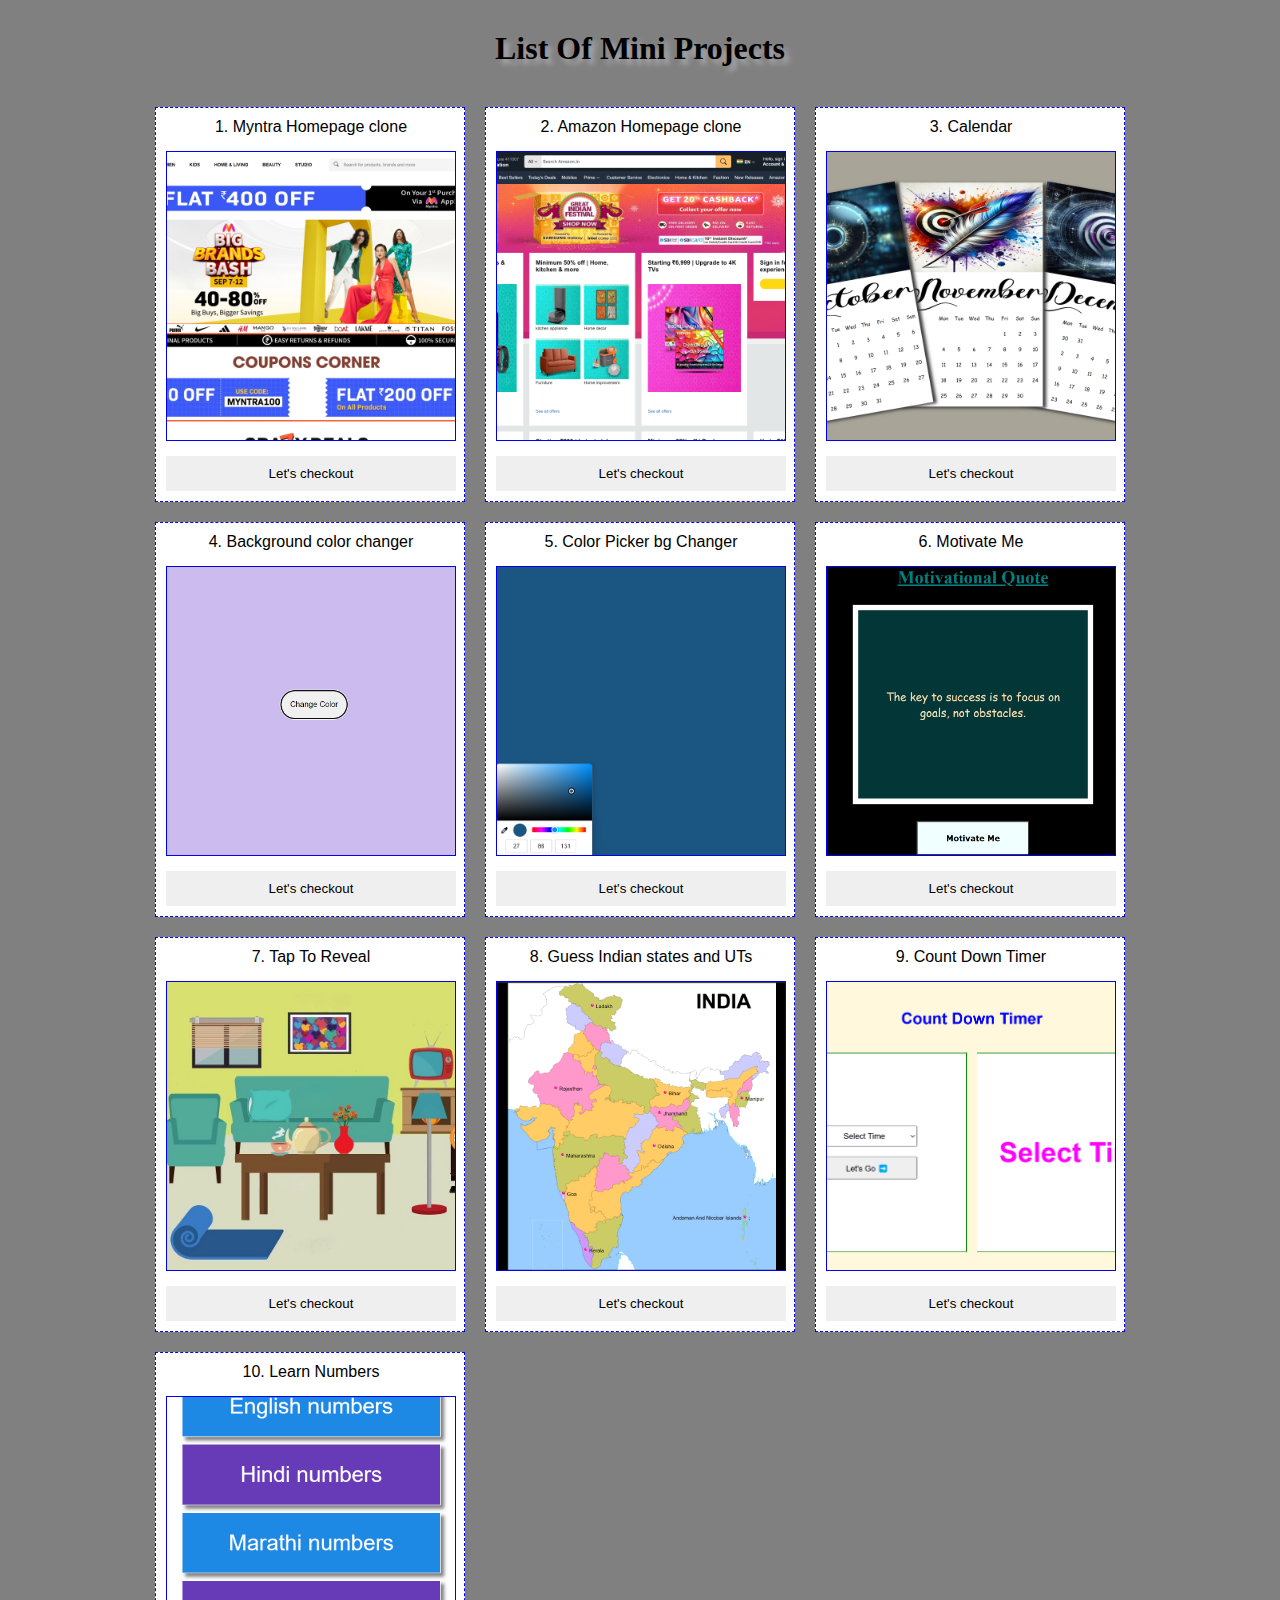
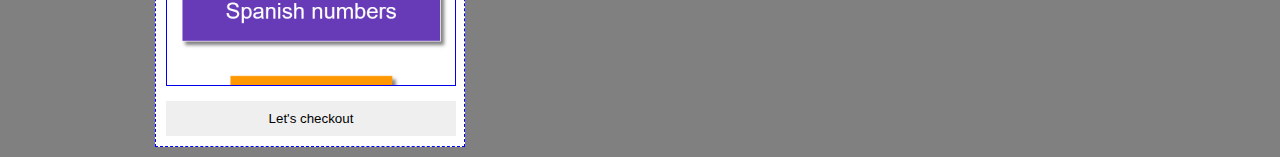
<file: index.html>
<!DOCTYPE html>
<html lang="en">
    <head>
        <meta charset="UTF-8">
        <meta name="viewport" content="width=device-width, initial-scale=1.0">
        <title>Mini Projects</title>
        <link rel="stylesheet" href="style.css">
    </head>
    <body>
        <h1>List Of Mini Projects</h1>
        <section>
            <!-- 1. Myntra Homepage clone -->
            <div>
                <form action="https://myntrahomepageclone.vercel.app/">
                    <p>1. Myntra Homepage clone</p>
                    <a href="https://myntrahomepageclone.vercel.app/" target="_blank">
                        <div>
                            <img src="./images/01_clone_myntra.png">
                        </div>
                    </a>
                    <button type="submit">Let's checkout</button>
                </form>
            </div>

            <!-- 2. Amazon Homepage clone -->
            <div>
                <form action="https://amazonhomepageclone.vercel.app/">
                    <p>2. Amazon Homepage clone</p>
                    <a href="https://amazonhomepageclone.vercel.app/" target="_blank">
                        <div>
                            <img src="./images/02_clone_amazon.png">
                        </div>
                    </a>
                    <button type="submit">Let's checkout</button>
                </form>
            </div>

            <!-- 3. Calendar -->
            <div>
                <form action="../mini-projects/projects/03_calendar.html">
                    <p>3. Calendar</p>
                    <a href="../mini-projects/projects/03_calendar.html" target="_blank">
                        <div>
                            <img src="./images/03_calendar.png">
                        </div>
                    </a>
                    <button type="submit">Let's checkout</button>
                </form>
            </div>

            <!-- 4. Background color changer -->
            <div>
                <form action="../mini-projects/projects/04_bgchanger.html">
                    <p>4. Background color changer</p>
                    <a href="../mini-projects/projects/04_bgchanger.html" target="_blank">
                        <div>
                            <img src="./images/04_changebgcolor.png">
                        </div>
                    </a>
                    <button type="submit">Let's checkout</button>
                </form>
            </div>

            <!-- 5. Color Picker bg Changer  -->
            <div>
                <form action="../mini-projects/projects/05_colorPicker.html">
                    <p>5. Color Picker bg Changer</p>
                    <a href="../mini-projects/projects/05_colorPicker.html" target="_blank">
                        <div>
                            <img src="./images/05_colorPicker.png">
                        </div>
                    </a>
                    <button type="submit">Let's checkout</button>
                </form>
            </div>

            <!-- 6. MotivateMe  -->
            <div>
                <form action="../mini-projects/projects/06_motivateMe.html">
                    <p>6. Motivate Me</p>
                    <a href="../mini-projects/projects/06_motivateMe.html" target="_blank">
                        <div>
                            <img src="./images/06_motivateMe.png">
                        </div>
                    </a>
                    <button type="submit">Let's checkout</button>
                </form>
            </div>
            
            <!-- 7. Tap to reveal  -->
            <div>
                <form action="../mini-projects/projects/07_tapToReveal.html">
                    <p>7. Tap To Reveal</p>
                    <a href="../mini-projects/projects/07_tapToReveal.html" target="_blank">
                        <div>
                            <img src="./images/07_tapToReveal.jpg">
                        </div>
                    </a>
                    <button type="submit">Let's checkout</button>
                </form>
            </div>

            <!-- 8. Guess Indian states and UTs Game  -->
            <div>
                <form action="../mini-projects/projects/08_guessIndia.html">
                    <p>8. Guess Indian states and UTs</p>
                    <a href="../mini-projects/projects/08_guessIndia.html" target="_blank">
                        <div>
                            <img src="./images/08_guessIndia_ui.png" alt="Guess India Game">
                        </div>
                    </a>
                    <button type="submit">Let's checkout</button>
                </form>
            </div>

            <!-- 9. Count Down timer  -->
            <div>
                <form action="../mini-projects/projects/09_countdown.html">
                    <p>9. Count Down Timer</p>
                    <a href="../mini-projects/projects/09_countdown.html" target="_blank">
                        <div>
                            <img src="./images/09_countdown.png">
                        </div>
                    </a>
                    <button type="submit">Let's checkout</button>
                </form>
            </div>

            <!-- 10. Learn Numbers  -->
            <div>
                <form action="../mini-projects/projects/10_learnNumbers.html">
                    <p>10. Learn Numbers</p>
                    <a href="../mini-projects/projects/10_learnNumbers.html" target="_blank">
                        <div>
                            <img src="./images/10_learnNos.png">
                        </div>
                    </a>
                    <button type="submit">Let's checkout</button>
                </form>
            </div>

            <!-- 11. something  -->


        </section>
    </body>
</html>
</file>
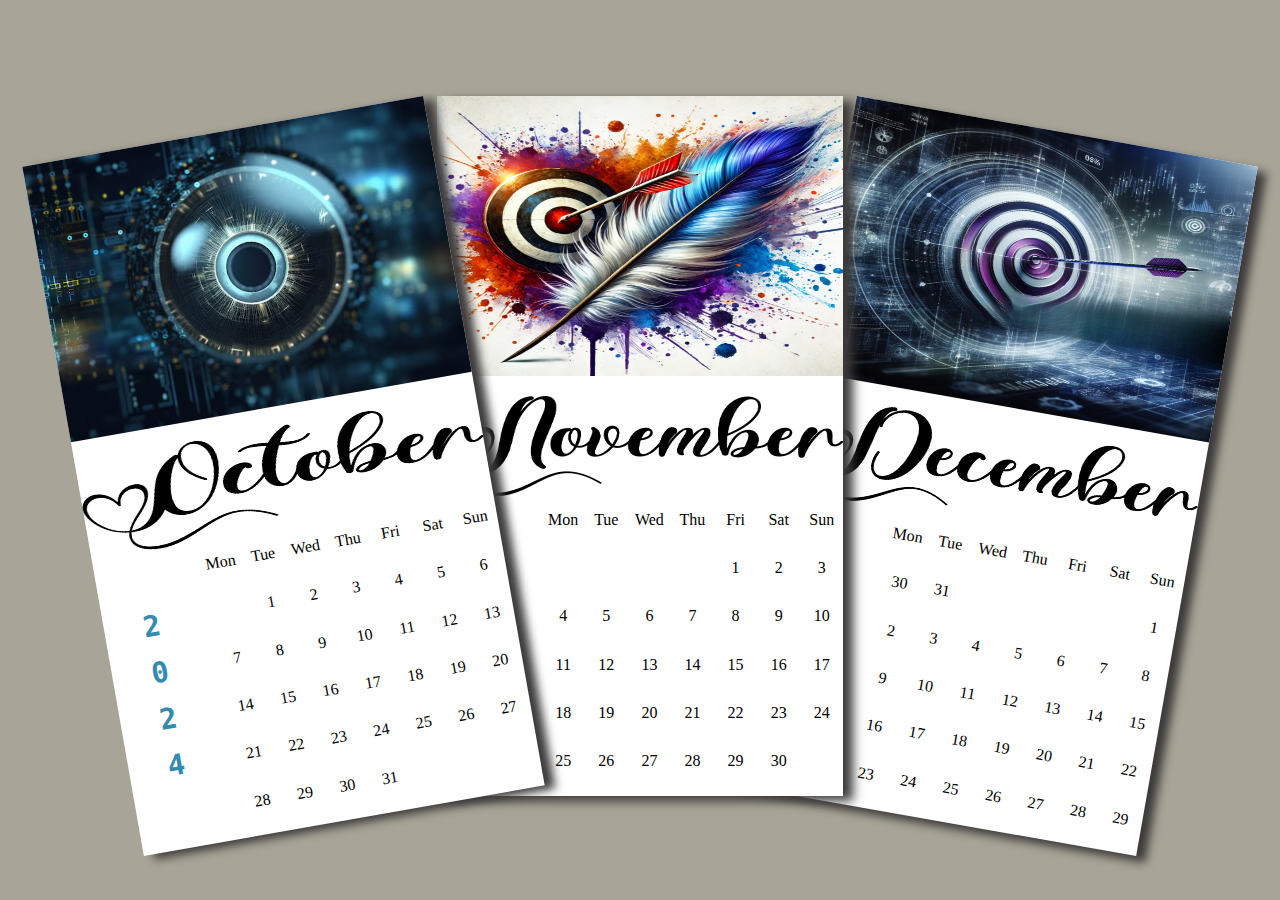
<file: 01_calendar.html>
<!DOCTYPE html>
<html lang="en">
<head>
    <meta charset="UTF-8">
    <meta name="viewport" content="width=device-width, initial-scale=1.0">
    <title>calendar 2024</title>
    <link rel="stylesheet" href="./01_calendar.css">
</head>
<body>
    <!-- October -->
    <section class="sectn sect1">
        <div class="box1">
            <img src="./images/target3.png" alt="">
        </div>
        <div class="box2">
            <img src="./images/october.png" alt="">
        </div>
        <div class="box3">
            <div class="year">
                <h1>2</h1>
                <h1>0</h1>
                <h1>2</h1>
                <h1>4</h1>
            </div>
            <div style="width: 10px;"></div>
            <div class="dates">
                <div class="div1">Mon</div>
                <div class="div2">Tue</div>
                <div class="div3">Wed</div>
                <div class="div4">Thu</div>
                <div class="div5">Fri</div>
                <div class="div6">Sat</div>
                <div class="div7">Sun</div>
                <div class="div8"></div>
                <div class="div9">1</div>
                <div class="div10">2</div>
                <div class="div11">3</div>
                <div class="div12">4</div>
                <div class="div13">5</div>
                <div class="div14">6</div>
                <div class="div15">7</div>
                <div class="div16">8</div>
                <div class="div17">9</div>
                <div class="div18">10</div>
                <div class="div19">11</div>
                <div class="div20">12</div>
                <div class="div21">13</div>
                <div class="div22">14</div>
                <div class="div23">15</div>
                <div class="div24">16</div>
                <div class="div25">17</div>
                <div class="div26">18</div>
                <div class="div27">19</div>
                <div class="div28">20</div>
                <div class="div29">21</div>
                <div class="div30">22</div>
                <div class="div31">23</div>
                <div class="div32">24</div>
                <div class="div33">25</div>
                <div class="div34">26</div>
                <div class="div35">27</div>
                <div class="div36">28</div>
                <div class="div37">29</div>
                <div class="div38">30</div>
                <div class="div39">31</div>
                <div class="div40"></div>
                <div class="div41"></div>
                <div class="div42"></div>
            </div>
        </div>
    </section>

    <!-- November -->
    <section class="sectn sect2">
        <div class="box1">
            <img src="./images/target2.png" alt="">
        </div>
        <div class="box2">
            <img src="./images/nov.png" alt="">
        </div>
        <div class="box3">
            <div class="year"></div>
            <div style="width: 10px;"></div>
            <div class="dates">
                <div class="div1">Mon</div>
                <div class="div2">Tue</div>
                <div class="div3">Wed</div>
                <div class="div4">Thu</div>
                <div class="div5">Fri</div>
                <div class="div6">Sat</div>
                <div class="div7">Sun</div>
                <div class="div8"></div>
                <div class="div9"></div>
                <div class="div10"></div>
                <div class="div11"></div>
                <div class="div12">1</div>
                <div class="div13">2</div>
                <div class="div14">3</div>
                <div class="div15">4</div>
                <div class="div16">5</div>
                <div class="div17">6</div>
                <div class="div18">7</div>
                <div class="div19">8</div>
                <div class="div20">9</div>
                <div class="div21">10</div>
                <div class="div22">11</div>
                <div class="div23">12</div>
                <div class="div24">13</div>
                <div class="div25">14</div>
                <div class="div26">15</div>
                <div class="div27">16</div>
                <div class="div28">17</div>
                <div class="div29">18</div>
                <div class="div30">19</div>
                <div class="div31">20</div>
                <div class="div32">21</div>
                <div class="div33">22</div>
                <div class="div34">23</div>
                <div class="div35">24</div>
                <div class="div36">25</div>
                <div class="div37">26</div>
                <div class="div38">27</div>
                <div class="div39">28</div>
                <div class="div40">29</div>
                <div class="div41">30</div>
                <div class="div42"></div>
            </div>
        </div>
    </section>

    <!-- December -->
    <section class="sectn sect3">
        <div class="box1">
            <img src="./images/targt.jpg" alt="">
        </div>
        <div class="box2">
            <img src="./images/dec.png" alt="">
        </div>
        <div class="box3">
            <div class="year">
            </div>
            <div style="width: 10px;"></div>
            <div class="dates">
                <div class="div1">Mon</div>
                <div class="div2">Tue</div>
                <div class="div3">Wed</div>
                <div class="div4">Thu</div>
                <div class="div5">Fri</div>
                <div class="div6">Sat</div>
                <div class="div7">Sun</div>
                <div class="div8">30</div>
                <div class="div9">31</div>
                <div class="div10"></div>
                <div class="div11"></div>
                <div class="div12"></div>
                <div class="div13"></div>
                <div class="div14">1</div>
                <div class="div15">2</div>
                <div class="div16">3</div>
                <div class="div17">4</div>
                <div class="div18">5</div>
                <div class="div19">6</div>
                <div class="div20">7</div>
                <div class="div21">8</div>
                <div class="div22">9</div>
                <div class="div23">10</div>
                <div class="div24">11</div>
                <div class="div25">12</div>
                <div class="div26">13</div>
                <div class="div27">14</div>
                <div class="div28">15</div>
                <div class="div29">16</div>
                <div class="div30">17</div>
                <div class="div31">18</div>
                <div class="div32">19</div>
                <div class="div33">20</div>
                <div class="div34">21</div>
                <div class="div35">22</div>
                <div class="div36">23</div>
                <div class="div37">24</div>
                <div class="div38">25</div>
                <div class="div39">26</div>
                <div class="div40">27</div>
                <div class="div41">28</div>
                <div class="div42">29</div>
            </div>
        </div>
    </section>

</body>
</html>
</file>
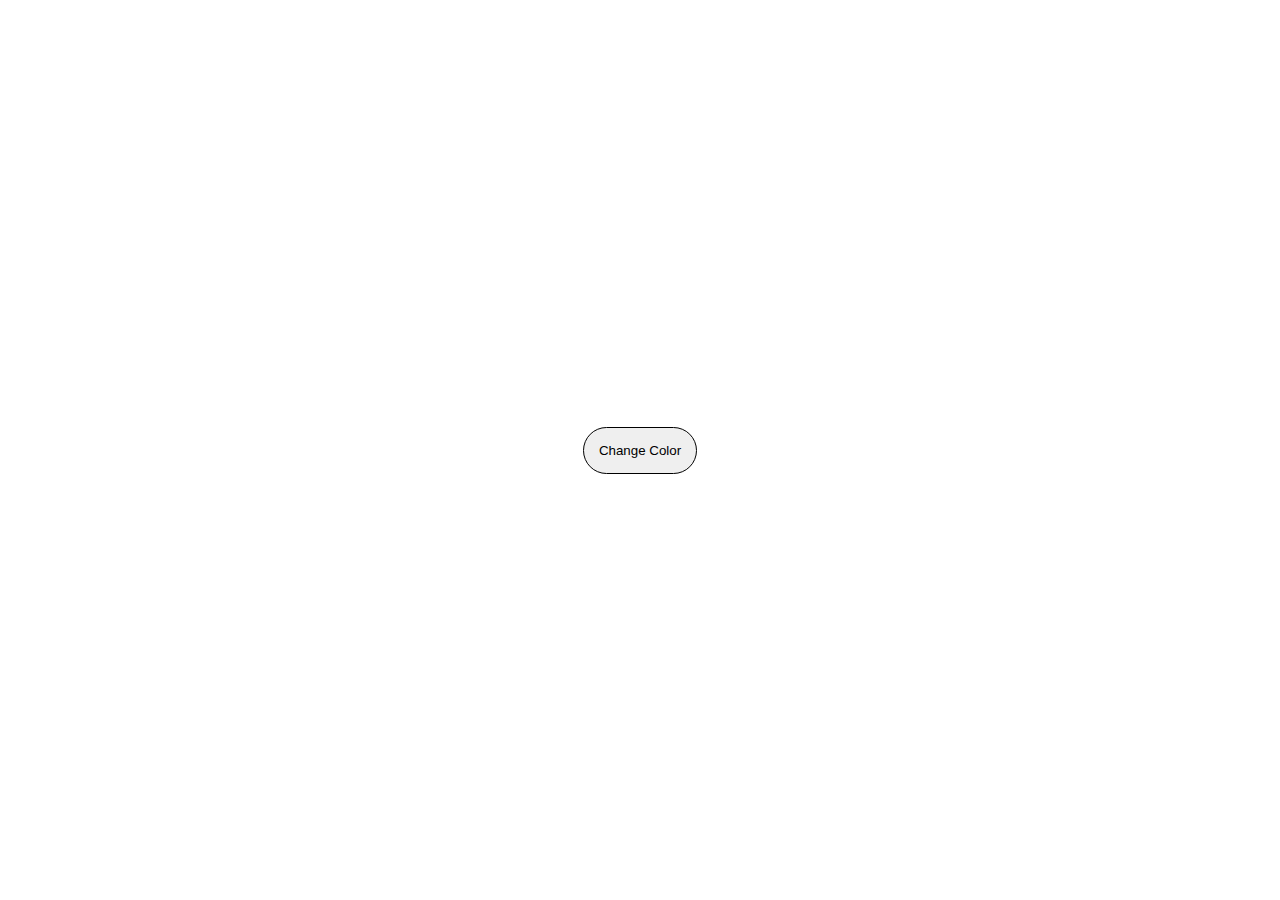
<file: 02_bgchanger.html>
<!DOCTYPE html>
<html lang="en">
<head>
    <meta charset="UTF-8">
    <meta name="viewport" content="width=device-width, initial-scale=1.0">
    <title>Background Changer</title>
    <style>
        *{
            margin: 0;
            padding: 0;
            box-sizing: border-box;
            font-family: Arial, Helvetica, sans-serif;
        }
        body{
            display: flex;
            align-items: center;
            justify-content: center;
            height: 100vh;
        }
        button{
            padding: 15px;
            border-radius: 100px;
            border: 1px solid black;
        }
        button:hover{
            border: 2px solid black;
        }
    </style>
    <script async>
        let colorsArr = [0,1,2,3,4,5,6,7,8,9,'a','b','c','d','e','f'];
        function changebg(){
            let r1 = Math.floor(Math.random()*17);
            let r2 = Math.floor(Math.random()*17);
            let r3 = Math.floor(Math.random()*17);
            document.body.style.backgroundColor = `#${colorsArr[r1]}${colorsArr[r2]}${colorsArr[r3]}`;
        }
    </script>
</head>
<body>
    <button onclick="changebg()">Change Color</button>
</body>
</html>
</file>
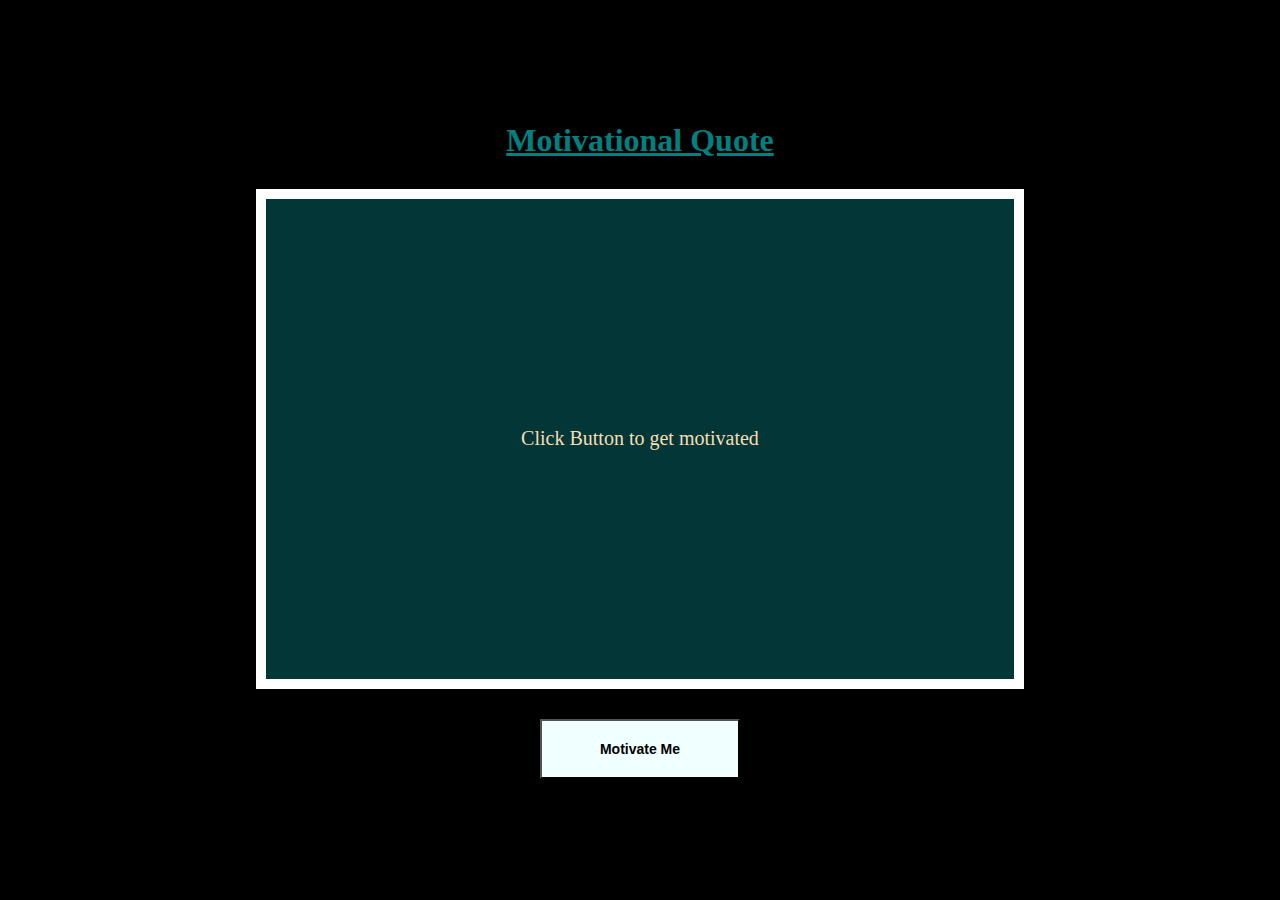
<file: 04_motivateMe.html>
<!DOCTYPE html>
<html lang="en">
<head>
    <meta charset="UTF-8">
    <meta name="viewport" content="width=device-width, initial-scale=1.0">
    <title>Motivational Quotes</title>
    <style>
        *{
            padding: 0;
            margin: 0;
            box-sizing: border-box;
        }
        body{
            display: flex;
            justify-content: center;
            align-items: center;
            height: 100vh;
            flex-direction: column;
            background-color: black;
        }
        h1{
            font-family: 'Times New Roman', Times, serif;
            color: teal;
        }
        .container{
            background-color: rgb(3, 54, 54);
            height: 500px;
            width: 60vw;
            border: 10px solid white;
            margin: 30px;
            display: flex;
            justify-content: center;
            align-items: center;
        }
        .qouteContainer{
            height: 80%;
            width: 90%;
            color: wheat;
            display: flex;
            justify-content: center;
            align-items: center;
            font-size: 20px;
            font-family: cursive;
            text-align: center;
        }
        button{
            width: 200px;
            padding: 20px;
            font-weight: bold;
            font-size: 14px;
            background-color: azure;
            font-family: Verdana, Geneva, Tahoma, sans-serif;
        }
    </style>
</head>
<body>
    <h1><u>Motivational Quote</u></h1>
    <div class="container">
        <div class="qouteContainer"></div>
    </div>
    <button>Motivate Me</button>

    <script>
        let quote = 'Click Button to get motivated';
        const motivationalQuotes = [
            "Believe you can and you're halfway there.",
            "How dare you say, it's impossible",
            "Don't watch the clock; do what it does. Keep going.",
            "The only way to do great work is to love what you do.",
            "Your limitation is only your imagination.",
            "Push yourself, because no one else is going to do it for you.",
            "Great things never come from comfort zones.",
            "Dream it. Wish it. Do it.",
            "Success doesn't just find you. You have to go out and get it.",
            "The harder you work for something, the greater you'll feel when you achieve it.",
            "Dream bigger. Do bigger.",
            "Don't stop when you're tired. Stop when you're done.",
            "Wake up with determination. Go to bed with satisfaction.",
            "Do something today that your future self will thank you for.",
            "Little things make big days.",
            "It's going to be hard, but hard does not mean impossible.",
            "Don't wait for opportunity. Create it.",
            "Sometimes we're tested not to show our weaknesses, but to discover our strengths.",
            "The key to success is to focus on goals, not obstacles.",
            "Dream big, stay positive, work hard, and enjoy the journey."
        ];

        let qouteContainer = document.querySelector('.qouteContainer');
        let motivatebtn = document.querySelector('button')      
        qouteContainer.innerText = quote;
        motivatebtn.addEventListener('click', ()=>{
            quote = motivationalQuotes[Math.floor(Math.random()*21)];
            qouteContainer.innerText = quote;
        });

    </script>
</body>
</html>
</file>
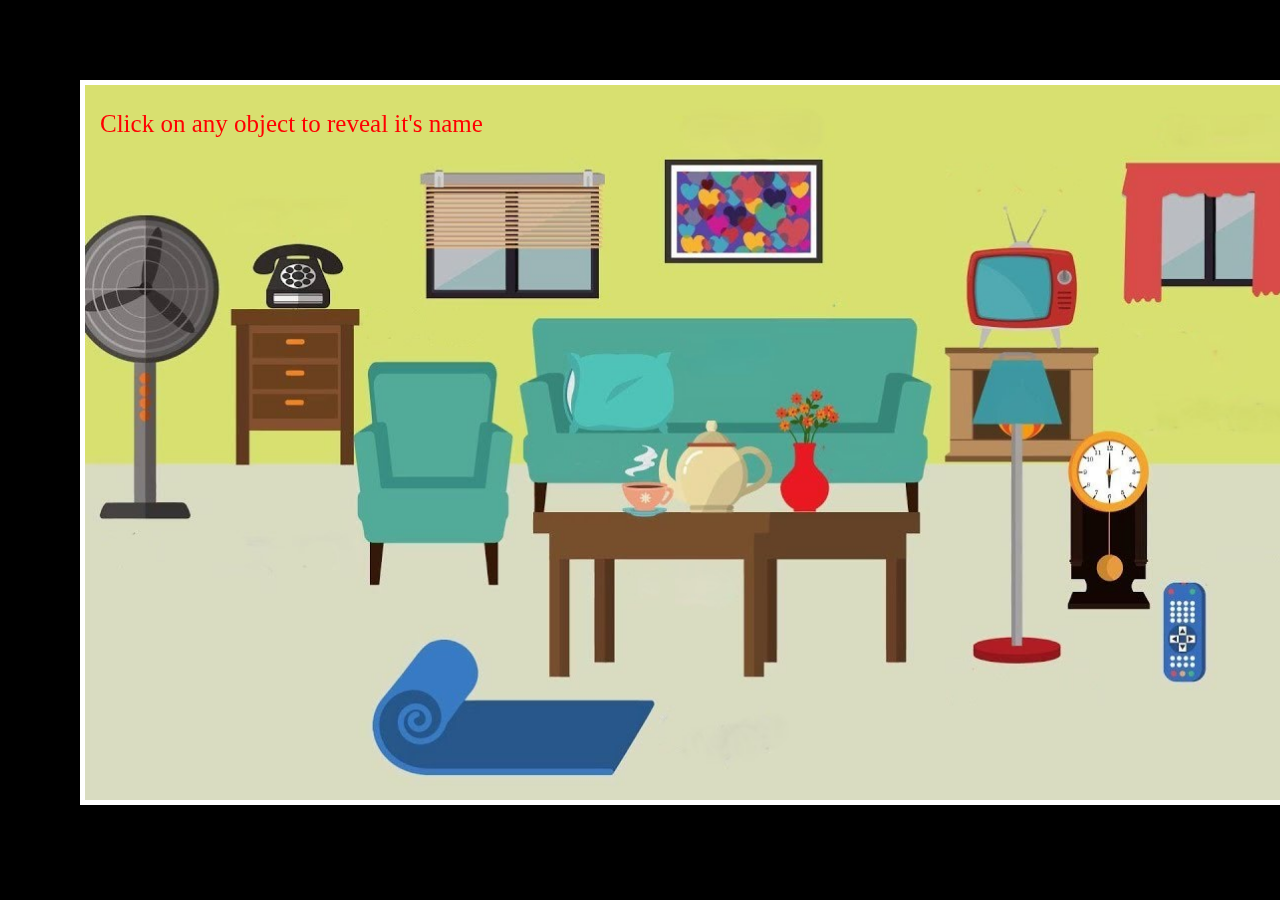
<file: 05_tapToReveal.html>
<!DOCTYPE html>
<html lang="en">
<head>
    <meta charset="UTF-8">
    <meta name="viewport" content="width=device-width, initial-scale=1.0">
    <title>Click To Reveal</title>
    <style>
        *{
            margin: 0;
            padding: 0;
            box-sizing: border-box;
        }
        body{
            background-color: black;
            overflow: hidden;
        }
        section{
            position: fixed;
            top: 100px;
            left: 100px;
            padding: 10px 0;
            font-family: cursive;
            color: red;
            font-size: 25px;
        }
        section>h1{
            color: teal;
            font-size: 50px;
            text-shadow: 0 5px 5px rgba(9,0,0,0.5);
        }
        .container{
            margin: 80px 0px 0px 80px;
            border: 5px solid white;
            width: 1285px;
            height: 725px;
            background-image: url('./images/05_tapToReveal.jpg');
            background-repeat: no-repeat;
            background-position: center;
            background-size: cover;
        }
        .container div{            
            /* border: 1px solid red; */
            /* background-color: #9998; */
            position: absolute;
        }
        .Fan{
            height: 320px;
            width: 135px;
            top: 210px; 
        }
        .Telephone{
            height: 68px;
            width: 100px;
            top: 240px;
            left: 249px;
        }
        .Desk{
            height: 155px;
            width: 125px;
            top: 310px;
            left: 230px;
        }
        .Chair {
            height: 234px;
            width: 160px;
            top: 355px;
            left: 355px;
        }
        .Carpet{
            height: 145px;
            width: 295px;
            top: 635px;
            left: 365px;
        }
        .Table{
            height: 166px;
            width: 390px;
            top: 512px;
            left: 532px;
        }
        .TeaSet{
            height: 97px;
            width: 152px;
            top: 418px;
            left: 620px;
            z-index: 10;
        }
        .FlowerPot{
            height: 128px;
            width: 70px;
            top: 385px;
            left: 772px;
            z-index: 10;
        }
        .Cushion{
            height: 85px;
            width: 116px;
            top: 350px;
            left: 560px;
            z-index: 10;
        }
        .SlidingWindow{
            height: 135px;
            width: 195px;
            top: 165px;
            left: 415px;
        }
        .PhotoFrame{
            height: 110px;
            width: 165px;
            top: 155px;
            left: 660px;
        }
        .Sofa{
            height: 168px;
            width: 415px;
            top: 315px;
            left: 520px;
        }
        .Lamp{
            height: 315px;
            width: 100px;
            top: 355px;
            left: 967px;
            z-index: 10;
        }
        .TV{
            height: 155px;
            width: 130px;
            top: 195px;
            left: 960px;
        }
        .Fire{
            height: 116px;
            width: 157px;
            top: 347px;
            left: 945px;
        }
        .Clock{
            height: 185px;
            width: 84px;
            top: 430px; 
            left: 1068px;
        }
        .Remote{
            height: 110px;
            width: 55px;
            top: 575px;
            left: 1157px;
        }
        .CurtainWindow{
            height: 150px;
            width: 185px;
            top: 155px;
            left: 1115px;
        }
    </style>
</head>
<body>
    <div class="container">
        <div class="Fan" onclick="displayName('Fan')"></div>
        <div class="Telephone" onclick="displayName('Telephone')"></div>
        <div class="Desk" onclick="displayName('Desk Table')"></div>
        <div class="Chair" onclick="displayName('Chair')"></div>
        <div class="Carpet" onclick="displayName('Carpet')"></div>
        <div class="Table" onclick="displayName('Table')"></div>
        <div class="TeaSet" onclick="displayName('Tea Set')"></div>
        <div class="FlowerPot" onclick="displayName('Flower Pot')"></div>
        <div class="SlidingWindow" onclick="displayName('Sliding Window')"></div>
        <div class="PhotoFrame" onclick="displayName('Photo Frame')"></div>
        <div class="Cushion" onclick="displayName('Cushion')"></div>
        <div class="Sofa" onclick="displayName('Sofa')"></div>
        <div class="Lamp" onclick="displayName('Lamp')"></div>
        <div class="TV" onclick="displayName('Television')"></div>
        <div class="Fire" onclick="displayName('Fire Place')"></div>
        <div class="Clock" onclick="displayName('Wooden Clock')"></div>
        <div class="Remote" onclick="displayName('Remote')"></div>
        <div class="CurtainWindow" onclick="displayName('Curtain Window')"></div>
    </div>
    <section>Click on any object to reveal it's name</section>

    
    <script>
        let section = document.querySelector('section')
        function displayName(objectName){
            section.innerHTML = `<h1>${objectName}</h1>`;
        }      
    </script>
</body>
</html>
</file>
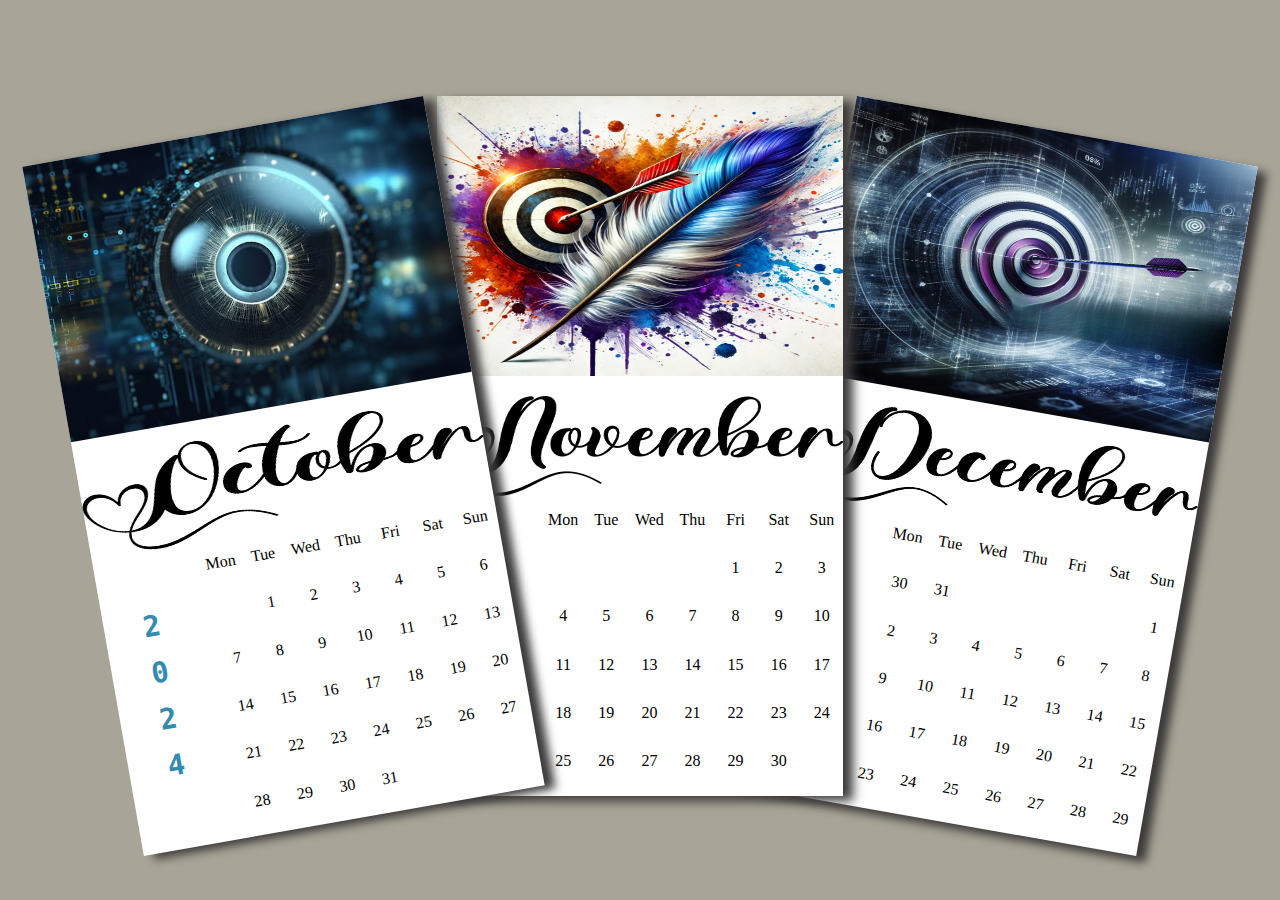
<file: projects/01_calendar.html>
<!DOCTYPE html>
<html lang="en">
<head>
    <meta charset="UTF-8">
    <meta name="viewport" content="width=device-width, initial-scale=1.0">
    <title>calendar 2024</title>
    <link rel="stylesheet" href="./01_calendar.css">
</head>
<body>
    <!-- October -->
    <section class="sectn sect1">
        <div class="box1">
            <img src="../images/target3.png">
        </div>
        <div class="box2">
            <img src="../images/october.png" alt="">
        </div>
        <div class="box3">
            <div class="year">
                <h1>2</h1>
                <h1>0</h1>
                <h1>2</h1>
                <h1>4</h1>
            </div>
            <div style="width: 10px;"></div>
            <div class="dates">
                <div class="div1">Mon</div>
                <div class="div2">Tue</div>
                <div class="div3">Wed</div>
                <div class="div4">Thu</div>
                <div class="div5">Fri</div>
                <div class="div6">Sat</div>
                <div class="div7">Sun</div>
                <div class="div8"></div>
                <div class="div9">1</div>
                <div class="div10">2</div>
                <div class="div11">3</div>
                <div class="div12">4</div>
                <div class="div13">5</div>
                <div class="div14">6</div>
                <div class="div15">7</div>
                <div class="div16">8</div>
                <div class="div17">9</div>
                <div class="div18">10</div>
                <div class="div19">11</div>
                <div class="div20">12</div>
                <div class="div21">13</div>
                <div class="div22">14</div>
                <div class="div23">15</div>
                <div class="div24">16</div>
                <div class="div25">17</div>
                <div class="div26">18</div>
                <div class="div27">19</div>
                <div class="div28">20</div>
                <div class="div29">21</div>
                <div class="div30">22</div>
                <div class="div31">23</div>
                <div class="div32">24</div>
                <div class="div33">25</div>
                <div class="div34">26</div>
                <div class="div35">27</div>
                <div class="div36">28</div>
                <div class="div37">29</div>
                <div class="div38">30</div>
                <div class="div39">31</div>
                <div class="div40"></div>
                <div class="div41"></div>
                <div class="div42"></div>
            </div>
        </div>
    </section>

    <!-- November -->
    <section class="sectn sect2">
        <div class="box1">
            <img src="../images/target2.png" alt="">
        </div>
        <div class="box2">
            <img src="../images/nov.png" alt="">
        </div>
        <div class="box3">
            <div class="year"></div>
            <div style="width: 10px;"></div>
            <div class="dates">
                <div class="div1">Mon</div>
                <div class="div2">Tue</div>
                <div class="div3">Wed</div>
                <div class="div4">Thu</div>
                <div class="div5">Fri</div>
                <div class="div6">Sat</div>
                <div class="div7">Sun</div>
                <div class="div8"></div>
                <div class="div9"></div>
                <div class="div10"></div>
                <div class="div11"></div>
                <div class="div12">1</div>
                <div class="div13">2</div>
                <div class="div14">3</div>
                <div class="div15">4</div>
                <div class="div16">5</div>
                <div class="div17">6</div>
                <div class="div18">7</div>
                <div class="div19">8</div>
                <div class="div20">9</div>
                <div class="div21">10</div>
                <div class="div22">11</div>
                <div class="div23">12</div>
                <div class="div24">13</div>
                <div class="div25">14</div>
                <div class="div26">15</div>
                <div class="div27">16</div>
                <div class="div28">17</div>
                <div class="div29">18</div>
                <div class="div30">19</div>
                <div class="div31">20</div>
                <div class="div32">21</div>
                <div class="div33">22</div>
                <div class="div34">23</div>
                <div class="div35">24</div>
                <div class="div36">25</div>
                <div class="div37">26</div>
                <div class="div38">27</div>
                <div class="div39">28</div>
                <div class="div40">29</div>
                <div class="div41">30</div>
                <div class="div42"></div>
            </div>
        </div>
    </section>

    <!-- December -->
    <section class="sectn sect3">
        <div class="box1">
            <img src="../images/targt.jpg" alt="">
        </div>
        <div class="box2">
            <img src="../images/dec.png" alt="">
        </div>
        <div class="box3">
            <div class="year">
            </div>
            <div style="width: 10px;"></div>
            <div class="dates">
                <div class="div1">Mon</div>
                <div class="div2">Tue</div>
                <div class="div3">Wed</div>
                <div class="div4">Thu</div>
                <div class="div5">Fri</div>
                <div class="div6">Sat</div>
                <div class="div7">Sun</div>
                <div class="div8">30</div>
                <div class="div9">31</div>
                <div class="div10"></div>
                <div class="div11"></div>
                <div class="div12"></div>
                <div class="div13"></div>
                <div class="div14">1</div>
                <div class="div15">2</div>
                <div class="div16">3</div>
                <div class="div17">4</div>
                <div class="div18">5</div>
                <div class="div19">6</div>
                <div class="div20">7</div>
                <div class="div21">8</div>
                <div class="div22">9</div>
                <div class="div23">10</div>
                <div class="div24">11</div>
                <div class="div25">12</div>
                <div class="div26">13</div>
                <div class="div27">14</div>
                <div class="div28">15</div>
                <div class="div29">16</div>
                <div class="div30">17</div>
                <div class="div31">18</div>
                <div class="div32">19</div>
                <div class="div33">20</div>
                <div class="div34">21</div>
                <div class="div35">22</div>
                <div class="div36">23</div>
                <div class="div37">24</div>
                <div class="div38">25</div>
                <div class="div39">26</div>
                <div class="div40">27</div>
                <div class="div41">28</div>
                <div class="div42">29</div>
            </div>
        </div>
    </section>

</body>
</html>
</file>
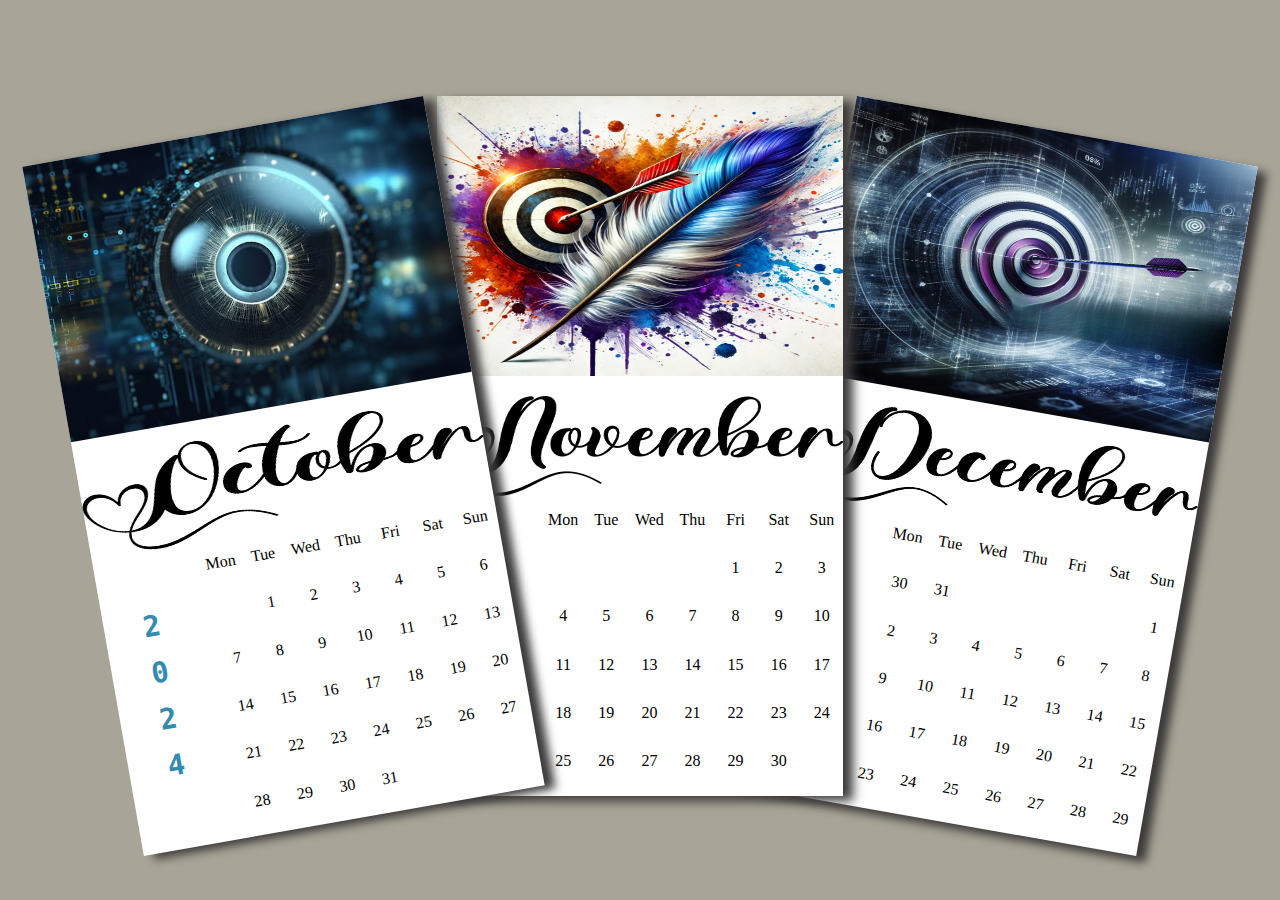
<file: projects/03_calendar.html>
<!DOCTYPE html>
<html lang="en">
<head>
    <meta charset="UTF-8">
    <meta name="viewport" content="width=device-width, initial-scale=1.0">
    <title>calendar 2024</title>
    <link rel="stylesheet" href="./03_calendar.css">
</head>
<body>
    <!-- October -->
    <section class="sectn sect1">
        <div class="box1">
            <img src="../images/target3.png">
        </div>
        <div class="box2">
            <img src="../images/october.png" alt="">
        </div>
        <div class="box3">
            <div class="year">
                <h1>2</h1>
                <h1>0</h1>
                <h1>2</h1>
                <h1>4</h1>
            </div>
            <div style="width: 10px;"></div>
            <div class="dates">
                <div class="div1">Mon</div>
                <div class="div2">Tue</div>
                <div class="div3">Wed</div>
                <div class="div4">Thu</div>
                <div class="div5">Fri</div>
                <div class="div6">Sat</div>
                <div class="div7">Sun</div>
                <div class="div8"></div>
                <div class="div9">1</div>
                <div class="div10">2</div>
                <div class="div11">3</div>
                <div class="div12">4</div>
                <div class="div13">5</div>
                <div class="div14">6</div>
                <div class="div15">7</div>
                <div class="div16">8</div>
                <div class="div17">9</div>
                <div class="div18">10</div>
                <div class="div19">11</div>
                <div class="div20">12</div>
                <div class="div21">13</div>
                <div class="div22">14</div>
                <div class="div23">15</div>
                <div class="div24">16</div>
                <div class="div25">17</div>
                <div class="div26">18</div>
                <div class="div27">19</div>
                <div class="div28">20</div>
                <div class="div29">21</div>
                <div class="div30">22</div>
                <div class="div31">23</div>
                <div class="div32">24</div>
                <div class="div33">25</div>
                <div class="div34">26</div>
                <div class="div35">27</div>
                <div class="div36">28</div>
                <div class="div37">29</div>
                <div class="div38">30</div>
                <div class="div39">31</div>
                <div class="div40"></div>
                <div class="div41"></div>
                <div class="div42"></div>
            </div>
        </div>
    </section>

    <!-- November -->
    <section class="sectn sect2">
        <div class="box1">
            <img src="../images/target2.png" alt="">
        </div>
        <div class="box2">
            <img src="../images/nov.png" alt="">
        </div>
        <div class="box3">
            <div class="year"></div>
            <div style="width: 10px;"></div>
            <div class="dates">
                <div class="div1">Mon</div>
                <div class="div2">Tue</div>
                <div class="div3">Wed</div>
                <div class="div4">Thu</div>
                <div class="div5">Fri</div>
                <div class="div6">Sat</div>
                <div class="div7">Sun</div>
                <div class="div8"></div>
                <div class="div9"></div>
                <div class="div10"></div>
                <div class="div11"></div>
                <div class="div12">1</div>
                <div class="div13">2</div>
                <div class="div14">3</div>
                <div class="div15">4</div>
                <div class="div16">5</div>
                <div class="div17">6</div>
                <div class="div18">7</div>
                <div class="div19">8</div>
                <div class="div20">9</div>
                <div class="div21">10</div>
                <div class="div22">11</div>
                <div class="div23">12</div>
                <div class="div24">13</div>
                <div class="div25">14</div>
                <div class="div26">15</div>
                <div class="div27">16</div>
                <div class="div28">17</div>
                <div class="div29">18</div>
                <div class="div30">19</div>
                <div class="div31">20</div>
                <div class="div32">21</div>
                <div class="div33">22</div>
                <div class="div34">23</div>
                <div class="div35">24</div>
                <div class="div36">25</div>
                <div class="div37">26</div>
                <div class="div38">27</div>
                <div class="div39">28</div>
                <div class="div40">29</div>
                <div class="div41">30</div>
                <div class="div42"></div>
            </div>
        </div>
    </section>

    <!-- December -->
    <section class="sectn sect3">
        <div class="box1">
            <img src="../images/targt.jpg" alt="">
        </div>
        <div class="box2">
            <img src="../images/dec.png" alt="">
        </div>
        <div class="box3">
            <div class="year">
            </div>
            <div style="width: 10px;"></div>
            <div class="dates">
                <div class="div1">Mon</div>
                <div class="div2">Tue</div>
                <div class="div3">Wed</div>
                <div class="div4">Thu</div>
                <div class="div5">Fri</div>
                <div class="div6">Sat</div>
                <div class="div7">Sun</div>
                <div class="div8">30</div>
                <div class="div9">31</div>
                <div class="div10"></div>
                <div class="div11"></div>
                <div class="div12"></div>
                <div class="div13"></div>
                <div class="div14">1</div>
                <div class="div15">2</div>
                <div class="div16">3</div>
                <div class="div17">4</div>
                <div class="div18">5</div>
                <div class="div19">6</div>
                <div class="div20">7</div>
                <div class="div21">8</div>
                <div class="div22">9</div>
                <div class="div23">10</div>
                <div class="div24">11</div>
                <div class="div25">12</div>
                <div class="div26">13</div>
                <div class="div27">14</div>
                <div class="div28">15</div>
                <div class="div29">16</div>
                <div class="div30">17</div>
                <div class="div31">18</div>
                <div class="div32">19</div>
                <div class="div33">20</div>
                <div class="div34">21</div>
                <div class="div35">22</div>
                <div class="div36">23</div>
                <div class="div37">24</div>
                <div class="div38">25</div>
                <div class="div39">26</div>
                <div class="div40">27</div>
                <div class="div41">28</div>
                <div class="div42">29</div>
            </div>
        </div>
    </section>

</body>
</html>
</file>
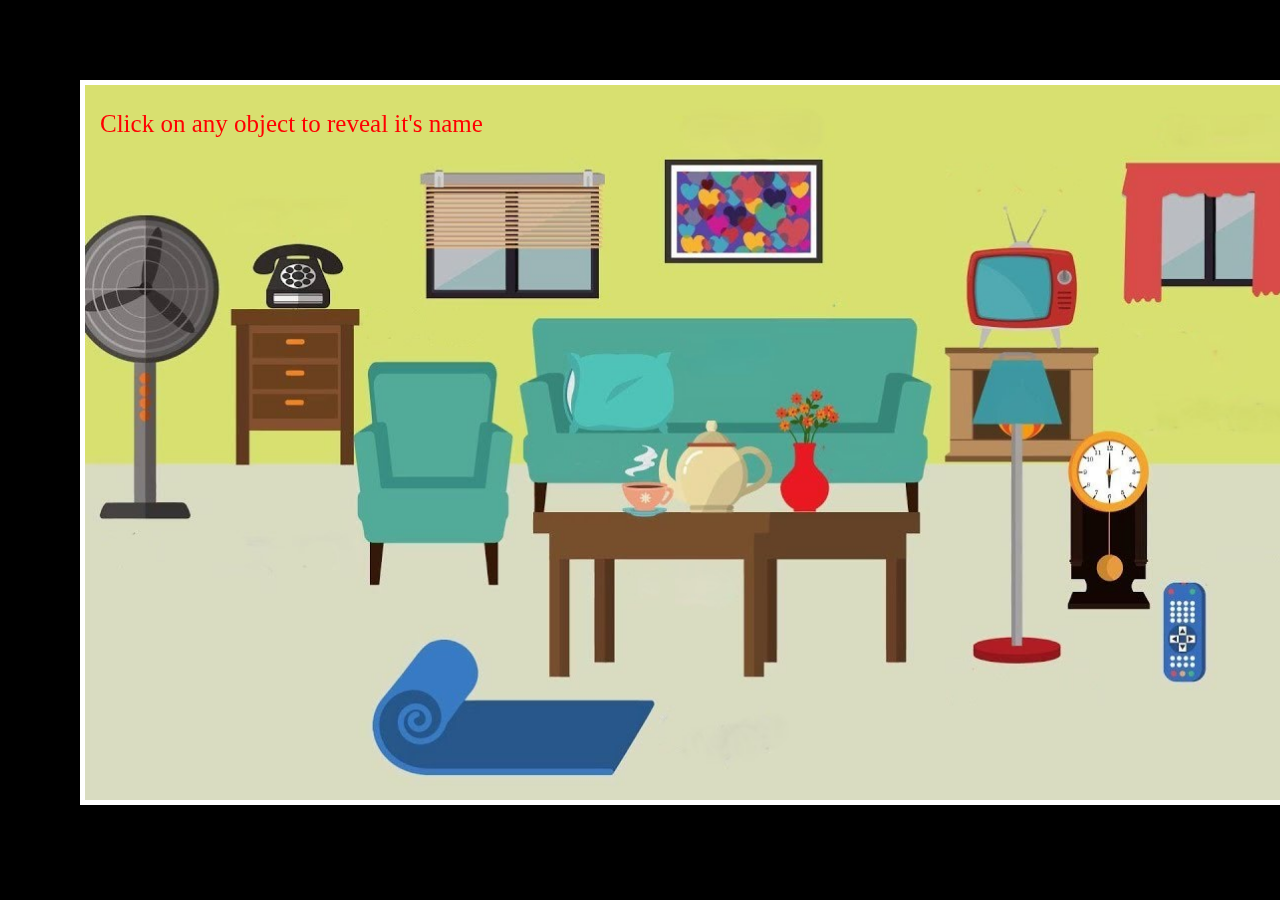
<file: projects/05_tapToReveal.html>
<!DOCTYPE html>
<html lang="en">
<head>
    <meta charset="UTF-8">
    <meta name="viewport" content="width=device-width, initial-scale=1.0">
    <title>Click To Reveal</title>
    <style>
        *{
            margin: 0;
            padding: 0;
            box-sizing: border-box;
        }
        body{
            background-color: black;
            overflow: hidden;
        }
        section{
            position: fixed;
            top: 100px;
            left: 100px;
            padding: 10px 0;
            font-family: cursive;
            color: red;
            font-size: 25px;
        }
        section>h1{
            color: teal;
            font-size: 50px;
            text-shadow: 0 5px 5px rgba(9,0,0,0.5);
        }
        .container{
            margin: 80px 0px 0px 80px;
            border: 5px solid white;
            width: 1285px;
            height: 725px;
            background-image: url('../images/05_tapToReveal.jpg');
            background-repeat: no-repeat;
            background-position: center;
            background-size: cover;
        }
        .container div{            
            /* border: 1px solid red; */
            /* background-color: #9998; */
            position: absolute;
        }
        .Fan{
            height: 320px;
            width: 135px;
            top: 210px; 
        }
        .Telephone{
            height: 68px;
            width: 100px;
            top: 240px;
            left: 249px;
        }
        .Desk{
            height: 155px;
            width: 125px;
            top: 310px;
            left: 230px;
        }
        .Chair {
            height: 234px;
            width: 160px;
            top: 355px;
            left: 355px;
        }
        .Carpet{
            height: 145px;
            width: 295px;
            top: 635px;
            left: 365px;
        }
        .Table{
            height: 166px;
            width: 390px;
            top: 512px;
            left: 532px;
        }
        .TeaSet{
            height: 97px;
            width: 152px;
            top: 418px;
            left: 620px;
            z-index: 10;
        }
        .FlowerPot{
            height: 128px;
            width: 70px;
            top: 385px;
            left: 772px;
            z-index: 10;
        }
        .Cushion{
            height: 85px;
            width: 116px;
            top: 350px;
            left: 560px;
            z-index: 10;
        }
        .SlidingWindow{
            height: 135px;
            width: 195px;
            top: 165px;
            left: 415px;
        }
        .PhotoFrame{
            height: 110px;
            width: 165px;
            top: 155px;
            left: 660px;
        }
        .Sofa{
            height: 168px;
            width: 415px;
            top: 315px;
            left: 520px;
        }
        .Lamp{
            height: 315px;
            width: 100px;
            top: 355px;
            left: 967px;
            z-index: 10;
        }
        .TV{
            height: 155px;
            width: 130px;
            top: 195px;
            left: 960px;
        }
        .Fire{
            height: 116px;
            width: 157px;
            top: 347px;
            left: 945px;
        }
        .Clock{
            height: 185px;
            width: 84px;
            top: 430px; 
            left: 1068px;
        }
        .Remote{
            height: 110px;
            width: 55px;
            top: 575px;
            left: 1157px;
        }
        .CurtainWindow{
            height: 150px;
            width: 185px;
            top: 155px;
            left: 1115px;
        }
    </style>
</head>
<body>
    <div class="container">
        <div class="Fan" onclick="displayName('Fan')"></div>
        <div class="Telephone" onclick="displayName('Telephone')"></div>
        <div class="Desk" onclick="displayName('Desk Table')"></div>
        <div class="Chair" onclick="displayName('Chair')"></div>
        <div class="Carpet" onclick="displayName('Carpet')"></div>
        <div class="Table" onclick="displayName('Table')"></div>
        <div class="TeaSet" onclick="displayName('Tea Set')"></div>
        <div class="FlowerPot" onclick="displayName('Flower Pot')"></div>
        <div class="SlidingWindow" onclick="displayName('Sliding Window')"></div>
        <div class="PhotoFrame" onclick="displayName('Photo Frame')"></div>
        <div class="Cushion" onclick="displayName('Cushion')"></div>
        <div class="Sofa" onclick="displayName('Sofa')"></div>
        <div class="Lamp" onclick="displayName('Lamp')"></div>
        <div class="TV" onclick="displayName('Television')"></div>
        <div class="Fire" onclick="displayName('Fire Place')"></div>
        <div class="Clock" onclick="displayName('Wooden Clock')"></div>
        <div class="Remote" onclick="displayName('Remote')"></div>
        <div class="CurtainWindow" onclick="displayName('Curtain Window')"></div>
    </div>
    <section>Click on any object to reveal it's name</section>

    
    <script>
        let section = document.querySelector('section')
        function displayName(objectName){
            section.innerHTML = `<h1>${objectName}</h1>`;
        }      
    </script>
</body>
</html>
</file>
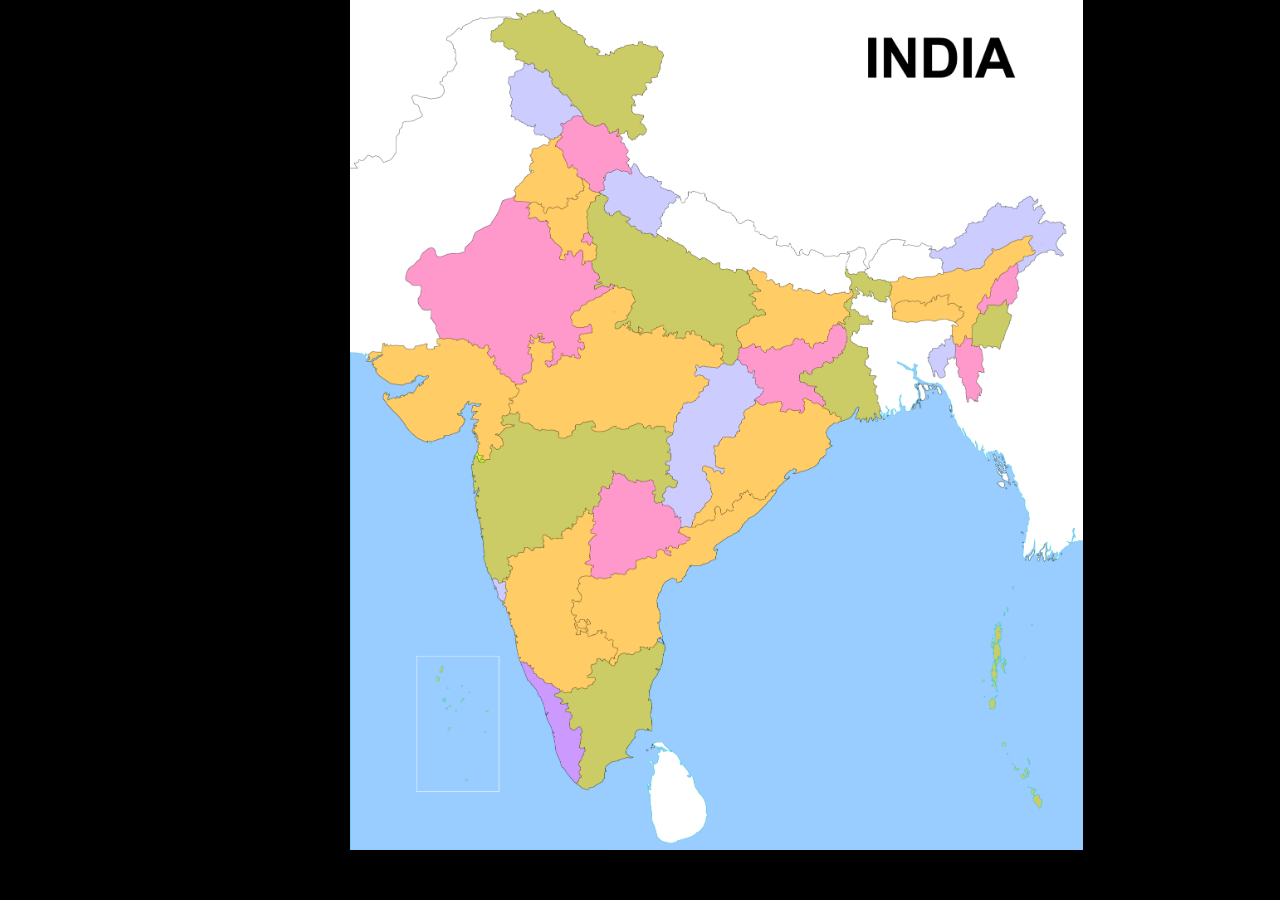
<file: projects/06_guessIndia.html>
<!DOCTYPE html>
<html lang="en">
<head>
    <meta charset="UTF-8">
    <meta name="viewport" content="width=device-width, initial-scale=1.0">
    <title>Indian States and UTs Guessing Game</title>
    <link rel="stylesheet" href="./06_guessIndia.css">
</head>
<body>
    <h1>This project is not supported on mobile devices</h1>
    <div class="container"> </div>
    
    
    <script>
        const statesAndUTs = {
            "Andhra Pradesh": [],
            "Arunachal Pradesh": [],
            "Assam": [],
            "Bihar": [],
            "Chhattisgarh": [],
            "Goa": [],
            "Gujarat": [],
            "Haryana": [],
            "Himachal Pradesh": [],
            "Jharkhand": [],
            "Karnataka": [],
            "Kerala": [],
            "Madhya Pradesh": [],
            "Maharashtra": [],
            "Manipur": [],
            "Meghalaya": [],
            "Mizoram": [],
            "Nagaland": [],
            "Odisha": [],
            "Punjab": [],
            "Rajasthan": [],
            "Sikkim": [],
            "Tamil Nadu": [],
            "Telangana": [],
            "Tripura": [],
            "Uttar Pradesh": [],
            "Uttarakhand": [],
            "West Bengal": [],
            "Andaman and Nicobar Islands": [],
            "Chandigarh": [],
            "Dadra and Nagar Haveli and Daman and Diu": [],
            "Lakshadweep": [],
            "Delhi": [],
            "Puducherry": [],
            "Jammu and Kashmir": [],
            "Ladakh": []
        }

    </script>
</body>
</html>
</file>
<file: style.css>
*{
    margin: 0;
    padding: 0;
    box-sizing: border-box;
    font-family: Arial, Helvetica, sans-serif;
}
h1{
    text-align: center;
    margin: 30px 0;
    font-family: cursive;
    text-shadow: 5px 5px 5px darkgray;
}
 body{
    display: grid;
    align-items: center;
    justify-content: center;
    background-color: gray;
 }
 section {
    display: grid;
    grid-template-columns: repeat(4, 1fr);
    gap: 20px;
    padding: 10px;
}
p{
    text-align: center;
    width: 290px;
}
form{
    display: grid;
    gap: 15px;
    padding: 10px;
    width: 310px;
    border: 1px dashed blue;
    background-color: white;

}
form div{
    height: 290px;
    width: 290px;
    border: 1px solid;
}
img{
    width: 100%;
    height: 100%;
    object-fit: cover;
}
button{
    width: 290px;
    padding: 10px;
    border: none;
    cursor: pointer;
}
button:hover{
    background-color: lightgray;
}

@media (max-width: 1310px) {
    section {
        grid-template-columns: repeat(3, 1fr); /* 2 columns on tablets */
    }
}

@media (max-width: 980px) {
    section {
        grid-template-columns: repeat(2, 1fr); /* 2 columns on tablets */
    }
}

@media (max-width: 650px) {
    section {
        grid-template-columns: 1fr; /* 1 column on mobile */
    }
}
</file>
<file: 01_calendar.css>
*{
    margin: 0;
    padding: 0;
    box-sizing: border-box;
    font-family: cursive;
}
body{
    background-color: rgb(168, 164, 151);
    height: 99vh;
    display: flex;
    align-items: center;
    justify-content: center;
}
section{
    margin: 30px 10px;
    background-color: white;
    height: 700px;
    width: 450px;
    box-shadow: 10px 5px 10px rgb(60, 58, 58);
}
.box1{
    height: 40%;
}
.box1>img{
    width: 100%;
    height: 100%;
}
.box2{
    height: 10%;
    margin-top: 20px;
}
.box2>img{
    width: 100%;
    height: 100px;
}
.box3{
    height: 50%;
    display: flex;
    justify-content: space-between;
}
.year{
    width: 25%;
    height: 100%;
    padding: 75px 10px;
    color: rgb(51, 140, 176);
}
.year>h1{
    margin-top: 13px;
    display: flex;
    justify-content: center;
    font-size: 1.8rem;
    font-family: monospace;
}
.dates{
    width: 80%;
    height: 100%;
    display: grid;
    grid-template-columns: repeat(7, 1fr);    
    grid-template-rows: repeat(6, 1fr);  
    padding: 30px 0px;
}
.dates div{
    height: 100%;
    display: flex;
    align-items: center;
    justify-content: center;
}

.sectn{
    position: relative;
}
.sect1{
    transform: rotate(-10deg);
    z-index: 2;
    left: 70px;
    top: 30px;
}

.sect2{
    z-index: 1;
}

.sect3{
    transform: rotate(10deg);
    z-index: 0;
    right: 70px;
    top: 30px;
}
</file>
<file: projects/01_calendar.css>
*{
    margin: 0;
    padding: 0;
    box-sizing: border-box;
    font-family: cursive;
}
body{
    background-color: rgb(168, 164, 151);
    height: 99vh;
    display: flex;
    align-items: center;
    justify-content: center;
}
section{
    margin: 30px 10px;
    background-color: white;
    height: 700px;
    width: 450px;
    box-shadow: 10px 5px 10px rgb(60, 58, 58);
}
.box1{
    height: 40%;
}
.box1>img{
    width: 100%;
    height: 100%;
}
.box2{
    height: 10%;
    margin-top: 20px;
}
.box2>img{
    width: 100%;
    height: 100px;
}
.box3{
    height: 50%;
    display: flex;
    justify-content: space-between;
}
.year{
    width: 25%;
    height: 100%;
    padding: 75px 10px;
    color: rgb(51, 140, 176);
}
.year>h1{
    margin-top: 13px;
    display: flex;
    justify-content: center;
    font-size: 1.8rem;
    font-family: monospace;
}
.dates{
    width: 80%;
    height: 100%;
    display: grid;
    grid-template-columns: repeat(7, 1fr);    
    grid-template-rows: repeat(6, 1fr);  
    padding: 30px 0px;
}
.dates div{
    height: 100%;
    display: flex;
    align-items: center;
    justify-content: center;
}

.sectn{
    position: relative;
}
.sect1{
    transform: rotate(-10deg);
    z-index: 2;
    left: 70px;
    top: 30px;
}

.sect2{
    z-index: 1;
}

.sect3{
    transform: rotate(10deg);
    z-index: 0;
    right: 70px;
    top: 30px;
}
</file>
<file: projects/03_calendar.css>
*{
    margin: 0;
    padding: 0;
    box-sizing: border-box;
    font-family: cursive;
}
body{
    background-color: rgb(168, 164, 151);
    height: 99vh;
    display: flex;
    align-items: center;
    justify-content: center;
}
section{
    margin: 30px 10px;
    background-color: white;
    height: 700px;
    width: 450px;
    box-shadow: 10px 5px 10px rgb(60, 58, 58);
}
.box1{
    height: 40%;
}
.box1>img{
    width: 100%;
    height: 100%;
}
.box2{
    height: 10%;
    margin-top: 20px;
}
.box2>img{
    width: 100%;
    height: 100px;
}
.box3{
    height: 50%;
    display: flex;
    justify-content: space-between;
}
.year{
    width: 25%;
    height: 100%;
    padding: 75px 10px;
    color: rgb(51, 140, 176);
}
.year>h1{
    margin-top: 13px;
    display: flex;
    justify-content: center;
    font-size: 1.8rem;
    font-family: monospace;
}
.dates{
    width: 80%;
    height: 100%;
    display: grid;
    grid-template-columns: repeat(7, 1fr);    
    grid-template-rows: repeat(6, 1fr);  
    padding: 30px 0px;
}
.dates div{
    height: 100%;
    display: flex;
    align-items: center;
    justify-content: center;
}

.sectn{
    position: relative;
}
.sect1{
    transform: rotate(-10deg);
    z-index: 2;
    left: 70px;
    top: 30px;
}

.sect2{
    z-index: 1;
}

.sect3{
    transform: rotate(10deg);
    z-index: 0;
    right: 70px;
    top: 30px;
}
</file>
<file: projects/06_guessIndia.css>
*{
    margin: 0;
    padding: 0;
    box-sizing: border-box;
    font-family: Arial, Helvetica, sans-serif;
}
body{
    background-color: black;  
}
h1{
    display: none;
}
.container{
    margin-left: 350px;
    height: 850px;
    background-image: url('../images/06_guessIndia.png');
    background-repeat: no-repeat;
    background-size: contain;
    /* border: 1px solid red; */
}

/* restriction for mobile devices */
@media only screen and (max-width: 500px) {
    h1 {
        display: block;
        color: white;
        text-align: center;
        padding: 10px;
    }
    .container{
        display: none;
    }
    body{
        display: flex;
        height: 100vh;
        justify-content: center;
        align-items: center;
    }
}

/* Hide scrollbar */
::-webkit-scrollbar {
    display: none;
}
</file>
